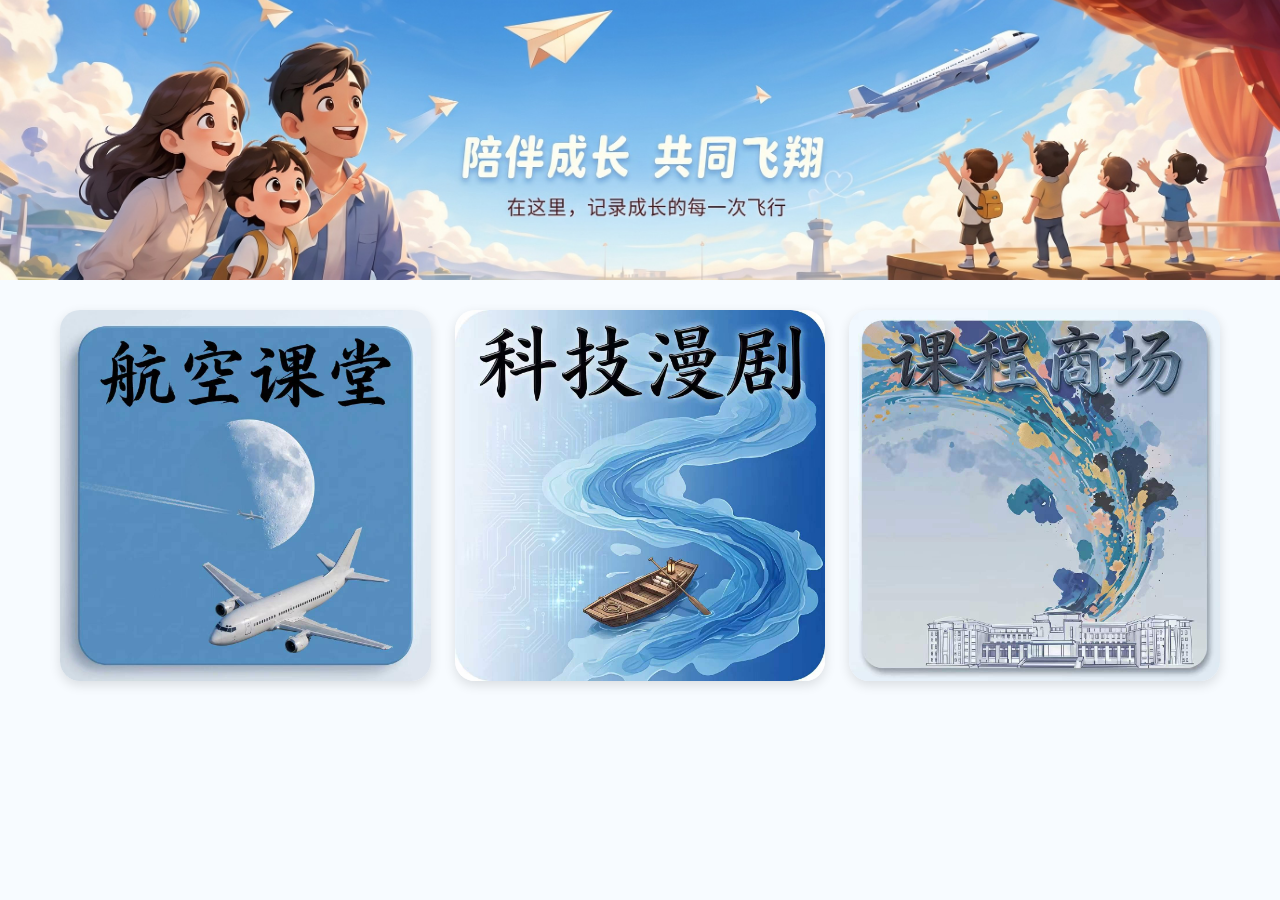
<file: index.html>
<!DOCTYPE html>
<html lang="zh-CN">
<head>
<meta charset="UTF-8">
<meta name="viewport" content="width=device-width, initial-scale=1.0">
<title>剧绘长空</title>
<link rel="stylesheet" href="assets/css/style.css">
<script src="assets/js/main.js"></script>
</head>
<body>
<!-- 首页横幅banner -->
<section class="page-banner" id="home-banner">
    <div class="banner-text">
        <h1 id="home-title"></h1>
        <p id="home-sub"></p>
    </div>
</section>

<section class="home-entry-wrap" id="home-wrap">
<!-- 首页卡片由json动态渲染 -->
</section>

<script>
document.addEventListener('DOMContentLoaded', ()=>{
    // 读取 data/home.json
    loadData("data/home.json", function(err, pageData){
        if(err){
            document.body.innerHTML += `<div style="color:red;padding:16px">加载异常：${err.message}</div>`;
            return;
        }
        // 渲染首页banner横幅
        document.getElementById("home-banner").style.backgroundImage = `url(${pageData.banner_bg})`;
        document.getElementById("home-title").innerText = pageData.slogan_main;
        document.getElementById("home-sub").innerText = pageData.slogan_sub;

        // 渲染首页入口卡片
        let html = "";
        pageData.home_list.forEach(item=>{
            html += `
            <div class="home-entry-item" onclick="location.href='${item.link}'">
                <div class="home-entry-title">${item.title}</div>
                <img class="home-entry-bg" src="${item.bg_img}" alt="${item.title}">
            </div>`;
        })
        document.querySelector("#home-wrap").innerHTML = html;
    })
})
</script>
</body>
</html>
</file>
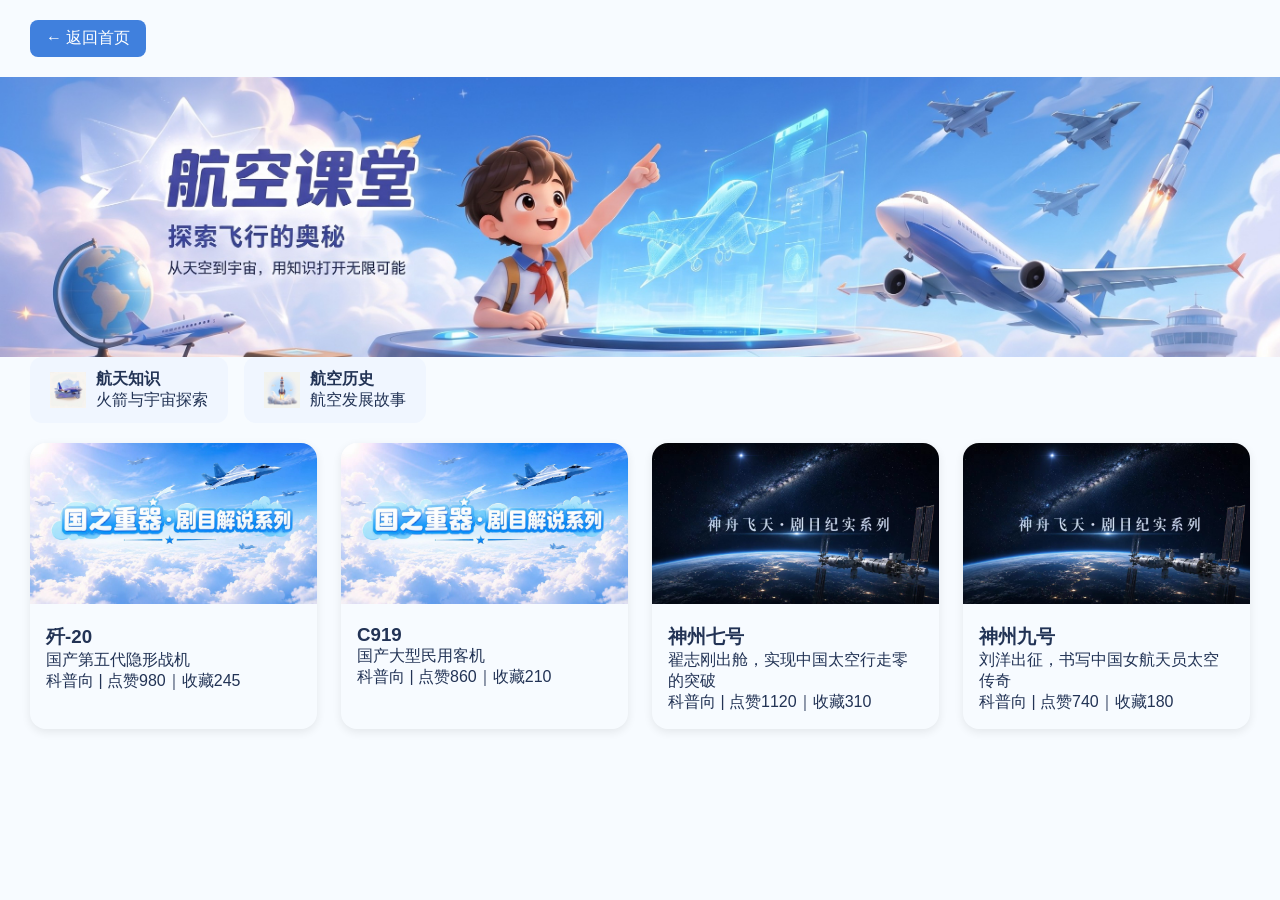
<file: aviation-class.html>
<!DOCTYPE html>
<html lang="zh-CN">
<head>
<meta charset="UTF-8">
<meta name="viewport" content="width=device-width, initial-scale=1.0">
<title>航空课堂</title>
<link rel="stylesheet" href="assets/css/style.css">
<script src="assets/js/main.js"></script>
</head>
<body>
<a href="index.html" class="back-btn">← 返回首页</a>
<section class="page-banner" id="page-banner">
    <div class="banner-text">
        <h1 id="main-title"></h1>
        <p id="sub-title"></p>
    </div>
</section>
<div class="category-wrap" id="category-wrap"></div>
<div class="card-list" id="card-list"></div>

<script>
let allCourseData = [];
let pageDataGlobal = null;

document.addEventListener('DOMContentLoaded', ()=>{
    loadData("data/aviation-class.json", function(err, pageData){
        if(err){
            document.body.innerHTML += `<div style="color:red;padding:16px">加载异常：${err.message}</div>`;
            return;
        }
        pageDataGlobal = pageData;
        document.getElementById("page-banner").style.backgroundImage = `url(${pageData.banner_bg})`;
        document.getElementById("main-title").innerText = pageData.slogan_main;
        document.getElementById("sub-title").innerText = pageData.slogan_sub;

        allCourseData = pageData.hot_courses;

        const catWrap = document.querySelector("#category-wrap");
        let catHtml = "";
        pageData.category_list.forEach((cat,catIndex)=>{
            catHtml += `
            <div class="category-item" onclick="filterByCategory(${catIndex})">
                <img src="${cat.icon}" alt="${cat.name}">
                <div>
                    <h4>${cat.name}</h4>
                    <p>${cat.desc}</p>
                </div>
            </div>`;
        })
        catWrap.innerHTML = catHtml;

        renderCards(allCourseData);
    })
})

//按分类下标筛选课程
function filterByCategory(catIdx){
    const filterList = allCourseData.filter(item=>{
        return item.category === catIdx;
    })
    renderCards(filterList);
}

//渲染卡片，依靠bvid找到原始数组下标，筛选跳转不会出错
function renderCards(courseList){
    const listWrap = document.querySelector("#card-list");
    let html = "";
    courseList.forEach((item)=>{
        const realIndex = allCourseData.findIndex(c => c.bvid === item.bvid);
        html += `
        <div class="item-card" onclick="location.href='player.html?index=${realIndex}&page=aviation-class'">
            <img src="${item.cover}" alt="${item.title}">
            <div class="item-info">
                <h3>${item.title}</h3>
                <p>${item.desc}</p>
                <p>${item.age} | ${item.class_num}</p>
            </div>
        </div>`;
    })
    listWrap.innerHTML = html;
}
</script>
</body>
</html>
</file>
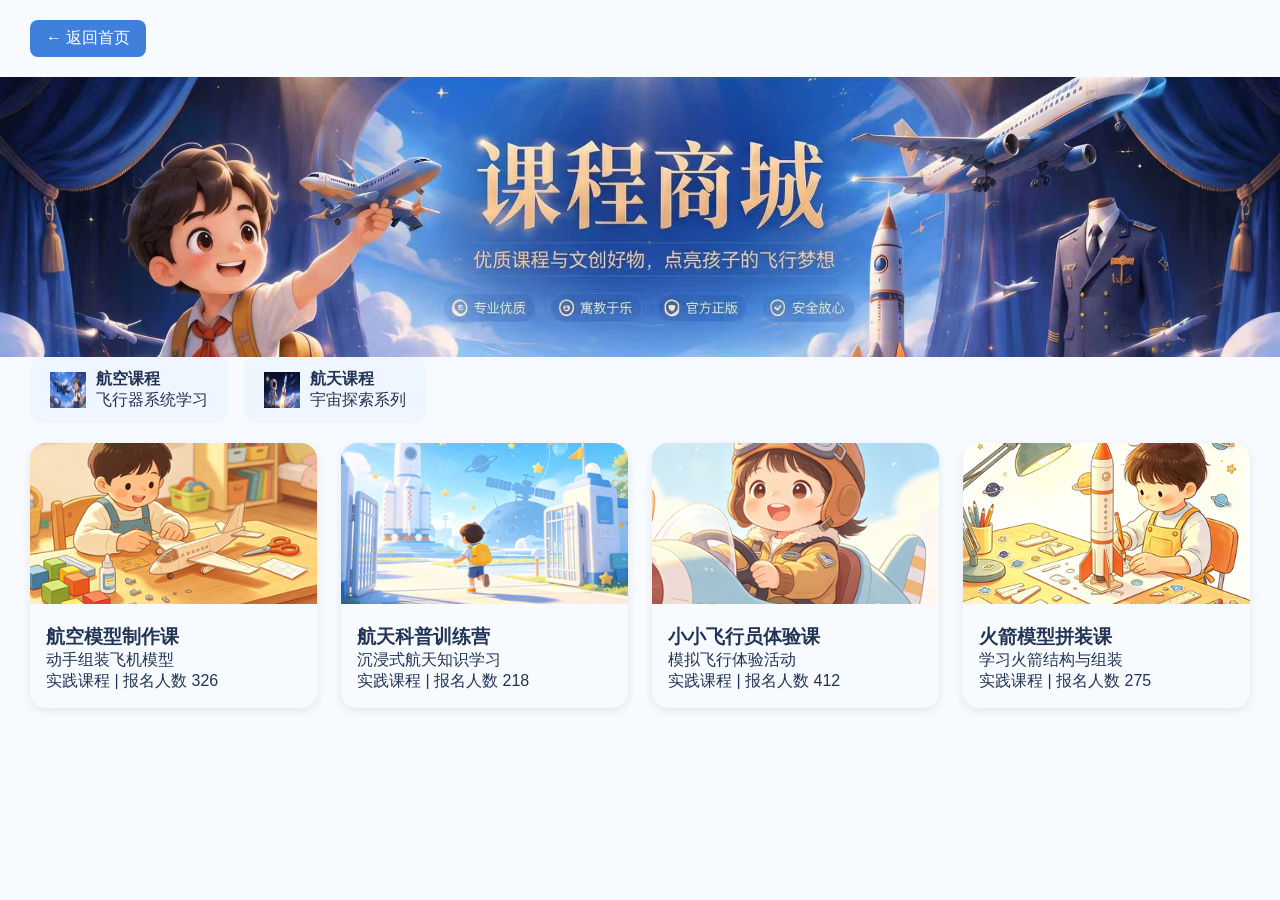
<file: course-shop.html>
<!DOCTYPE html>
<html lang="zh-CN">
<head>
<meta charset="UTF-8">
<meta name="viewport" content="width=device-width, initial-scale=1.0">
<title>课程商城</title>
<link rel="stylesheet" href="assets/css/style.css">
<script src="assets/js/main.js"></script>
</head>
<body>
<a href="index.html" class="back-btn">← 返回首页</a>
<section class="page-banner" id="page-banner">
    <div class="banner-text">
        <h1 id="main-title"></h1>
        <p id="sub-title"></p>
    </div>
</section>
<div class="category-wrap" id="category-wrap"></div>
<div class="card-list" id="card-list"></div>

<script>
let allCourseData = [];
let pageDataGlobal = null;

document.addEventListener('DOMContentLoaded', ()=>{
    loadData("data/course-shop.json", function(err, pageData){
        if(err){
            document.body.innerHTML += `<div style="color:red;padding:16px">加载异常：${err.message}</div>`;
            return;
        }
        pageDataGlobal = pageData;
        document.getElementById("page-banner").style.backgroundImage = `url(${pageData.banner_bg})`;
        document.getElementById("main-title").innerText = pageData.slogan_main;
        document.getElementById("sub-title").innerText = pageData.slogan_sub;

        allCourseData = pageData.hot_courses;

        const catWrap = document.querySelector("#category-wrap");
        let catHtml = "";
        pageData.category_list.forEach((cat,catIndex)=>{
            catHtml += `
            <div class="category-item" onclick="filterByCategory(${catIndex})">
                <img src="${cat.icon}" alt="${cat.name}">
                <div>
                    <h4>${cat.name}</h4>
                    <p>${cat.desc}</p>
                </div>
            </div>`;
        })
        catWrap.innerHTML = catHtml;

        renderCards(allCourseData);
    })
})

//按分类下标筛选课程
function filterByCategory(catIdx){
    const filterList = allCourseData.filter(item=>{
        return item.category === catIdx;
    })
    renderCards(filterList);
}

//渲染卡片，用bvid匹配原始数组下标，保证跳转正常
function renderCards(courseList){
    const listWrap = document.querySelector("#card-list");
    let html = "";
    courseList.forEach((item)=>{
        const realIndex = allCourseData.findIndex(c => c.bvid === item.bvid);
        html += `
        <div class="item-card" onclick="location.href='player.html?index=${realIndex}&page=course-shop'">
            <img src="${item.cover}" alt="${item.title}">
            <div class="item-info">
                <h3>${item.title}</h3>
                <p>${item.desc}</p>
                <p>${item.age} | ${item.class_num}</p>
            </div>
        </div>`;
    })
    listWrap.innerHTML = html;
}
</script>
</body>
</html>
</file>
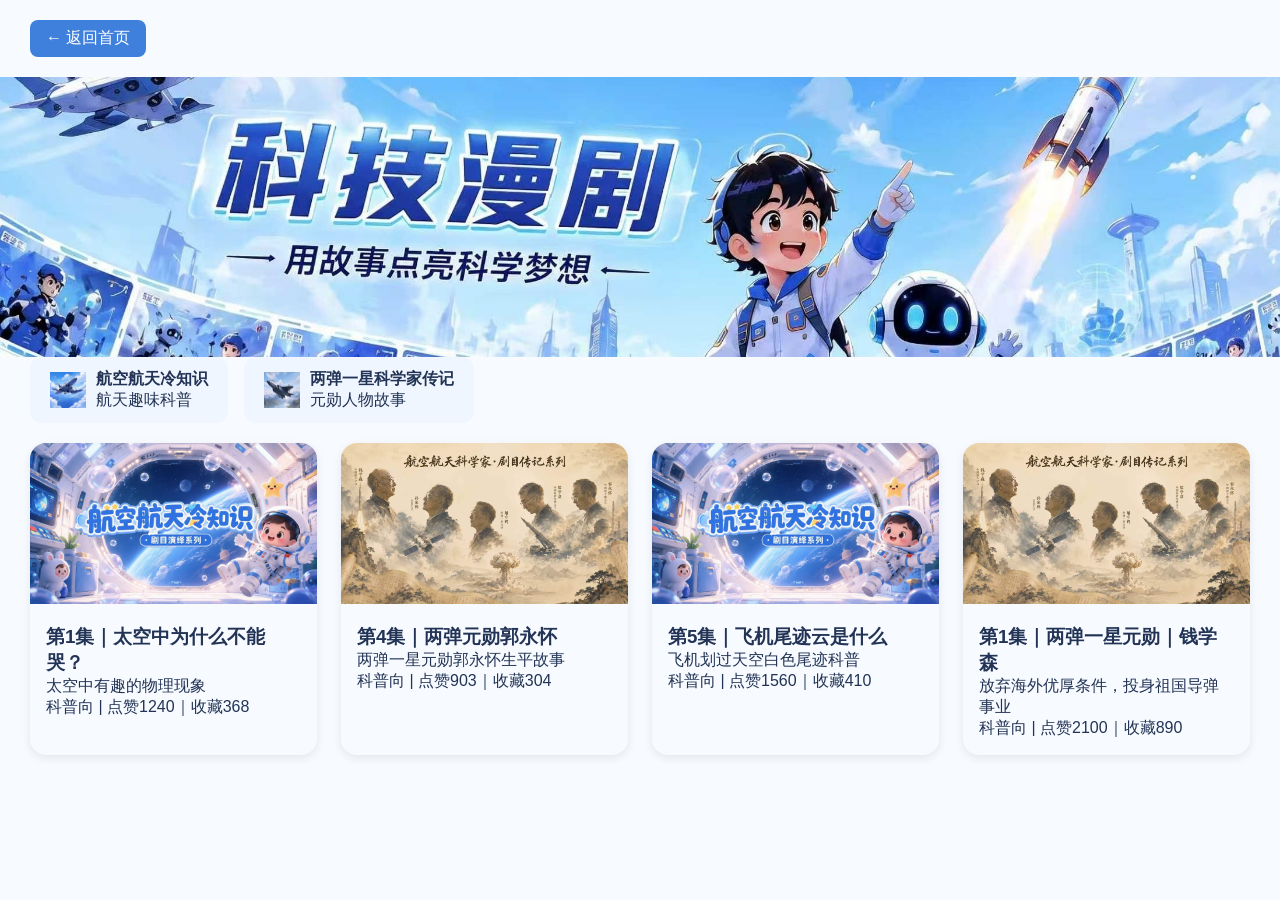
<file: tech-drama.html>
<!DOCTYPE html>
<html lang="zh-CN">
<head>
<meta charset="UTF-8">
<meta name="viewport" content="width=device-width, initial-scale=1.0">
<title>科技漫剧</title>
<link rel="stylesheet" href="assets/css/style.css">
<script src="assets/js/main.js"></script>
</head>
<body>
<a href="index.html" class="back-btn">← 返回首页</a>
<section class="page-banner" id="page-banner">
    <div class="banner-text">
        <h1 id="main-title"></h1>
        <p id="sub-title"></p>
    </div>
</section>
<div class="category-wrap" id="category-wrap"></div>
<div class="card-list" id="card-list"></div>

<script>
let allCourseData = [];
let pageDataGlobal = null;

document.addEventListener('DOMContentLoaded', ()=>{
    loadData("data/tech-drama.json", function(err, pageData){
        if(err){
            document.body.innerHTML += `<div style="color:red;padding:16px">加载异常：${err.message}</div>`;
            return;
        }
        pageDataGlobal = pageData;
        document.getElementById("page-banner").style.backgroundImage = `url(${pageData.banner_bg})`;
        document.getElementById("main-title").innerText = pageData.slogan_main;
        document.getElementById("sub-title").innerText = pageData.slogan_sub;

        allCourseData = pageData.hot_courses;

        const catWrap = document.querySelector("#category-wrap");
        let catHtml = "";
        pageData.category_list.forEach((cat,catIndex)=>{
            catHtml += `
            <div class="category-item" onclick="filterByCategory(${catIndex})">
                <img src="${cat.icon}" alt="${cat.name}">
                <div>
                    <h4>${cat.name}</h4>
                    <p>${cat.desc}</p>
                </div>
            </div>`;
        })
        catWrap.innerHTML = catHtml;

        renderCards(allCourseData);
    })
})

//按分类下标筛选课程
function filterByCategory(catIdx){
    const filterList = allCourseData.filter(item=>{
        return item.category === catIdx;
    })
    renderCards(filterList);
}

//渲染卡片，使用原始数组下标，不会错乱
function renderCards(courseList){
    const listWrap = document.querySelector("#card-list");
    let html = "";
    courseList.forEach((item)=>{
        // 找到该条课程在原始全部数组里的真实index
        const realIndex = allCourseData.findIndex(c => c.bvid === item.bvid);
        html += `
        <div class="item-card" onclick="location.href='player.html?index=${realIndex}&page=tech-drama'">
            <img src="${item.cover}" alt="${item.title}">
            <div class="item-info">
                <h3>${item.title}</h3>
                <p>${item.desc}</p>
                <p>${item.age} | ${item.class_num}</p>
            </div>
        </div>`;
    })
    listWrap.innerHTML = html;
}
</script>
</body>
</html>
</file>
<file: assets/css/style.css>
*{
    margin:0;
    padding:0;
    box-sizing:border-box;
    font-family:"Microsoft Yahei",sans-serif;
}
body{
    background-color:#f7fbff;
    color:#223355;
}
a{
    text-decoration:none;
}
/* ==========首页入口卡片 ========== */
.home-entry-wrap {
    display: grid;
    grid-template-columns: repeat(3, 1fr);
    gap: 24px;
    padding: 30px 20px;
    max-width: 1200px;
    margin: 0 auto;
}
.home-entry-item {
    aspect-ratio: 1 / 1;
    border-radius: 20px;
    overflow: hidden;
    position: relative;
    cursor: pointer;
    box-shadow: 0 4px 12px rgba(0,0,0,0.12);
    transition: transform 0.25s ease;
}
.home-entry-item:hover {
    transform: translateY(-6px);
}
.home-entry-title {
    position: absolute;
    top:12px;
    left:0;
    right:0;
    text-align:center;
    font-size: 2.4rem;
    font-weight:bold;
    color:#223355;
    text-shadow: 1px 1px 2px #ffffff;
    z-index: 2;
}
.home-entry-bg {
    width:100%;
    height:100%;
    object-fit: cover;
}
@media (max-width:992px) {
    .home-entry-wrap {
        grid-template-columns: repeat(2,1fr);
        gap:18px;
    }
}
@media (max-width:576px) {
    .home-entry-wrap {
        grid-template-columns: 1fr;
    }
}
/* ========== 子页面通用banner ========== */
.page-banner {
    width:100%;
    height:280px;
    background-size: cover;
    background-position: center;
    position: relative;
}
.page-banner-text {
    position:absolute;
    bottom:30px;
    left:40px;
    color:#fff;
}
.page-banner-text h1 {
    font-size:3rem;
    margin:0;
    text-shadow: 2px 2px 4px #0004;
}
.page-banner-text p {
    font-size:1.2rem;
    margin:8px 0 0;
}
.back-btn {
    display: inline-block;
    margin:20px 30px;
    padding:8px 16px;
    background:#4080dd;
    color:#fff;
    border-radius:8px;
    text-decoration:none;
}
/* 分类栏 */
.category-wrap {
    display:flex;
    gap:16px;
    padding:0 30px 20px;
    flex-wrap:wrap;
}
.category-item {
    padding:12px 20px;
    background:#f0f6ff;
    border-radius:12px;
    display:flex;
    align-items:center;
    gap:10px;
}
.category-item img {
    width:36px;
    height:36px;
}
/* 卡片列表 */
.card-list {
    display:grid;
    grid-template-columns:repeat(auto-fill,minmax(280px,1fr));
    gap:24px;
    padding:0 30px 40px;
}
.item-card {
    border-radius:16px;
    overflow:hidden;
    box-shadow:0 3px 10px #00000015;
    cursor:pointer;
}
.item-card img {
    width:100%;
    aspect-ratio:16/9;
    object-fit:cover;
}
.item-info {
    padding:16px;
}
.item-info h3 a {
    color:#223355;
    text-decoration:none;
}
/* 视频播放页 */
.player-wrap{
    max-width:1000px;
    margin:0 auto;
    padding:20px;
}
video{
    width:100%;
    border-radius:12px;
}
</file>
